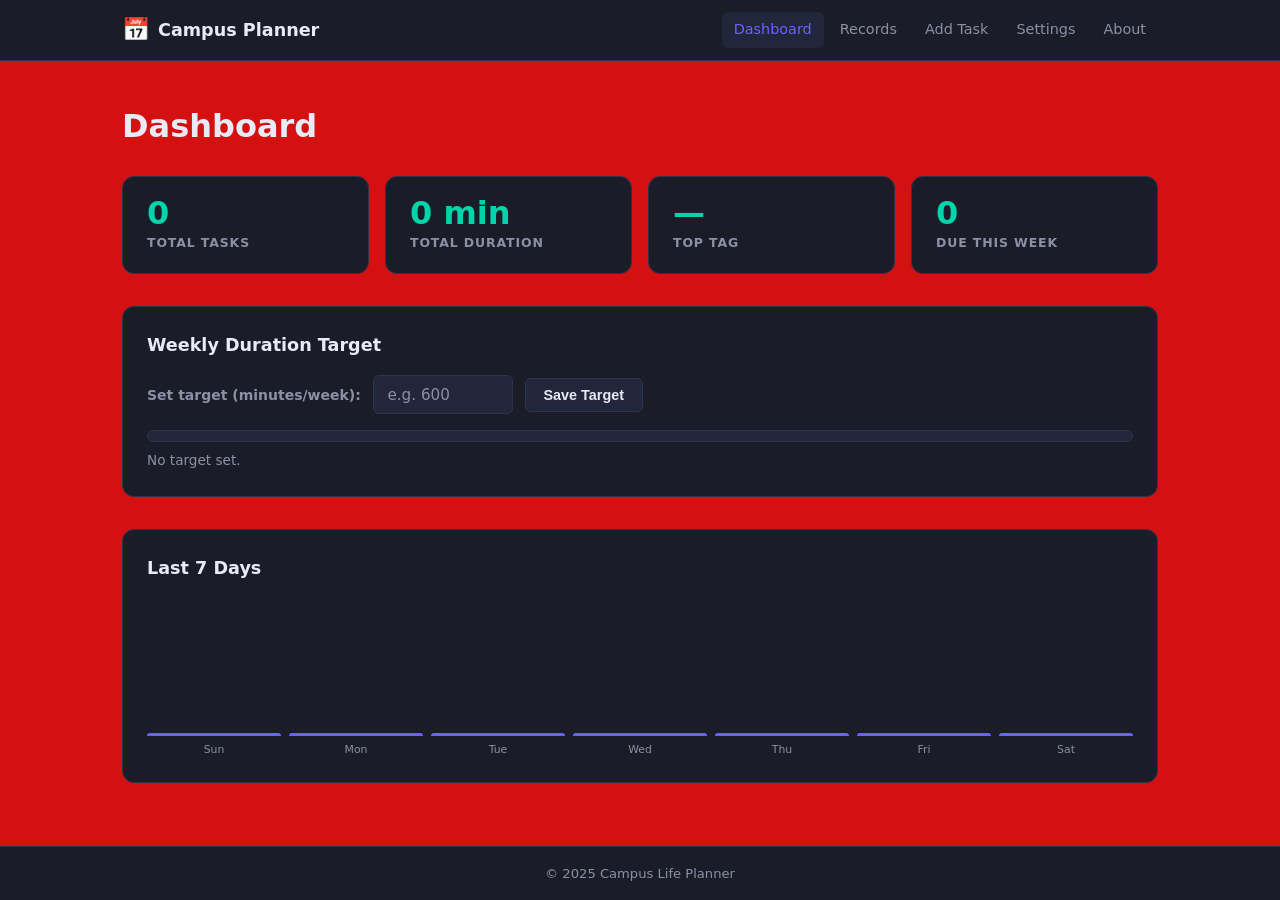
<file: index.html>
<!DOCTYPE html>
<html lang="en">
<head>
  <meta charset="UTF-8" />
  <meta name="viewport" content="width=device-width, initial-scale=1.0" />
  <title>Campus Life Planner</title>
  <link rel="stylesheet" href="styles/main.css" />
  <link rel="stylesheet" href="styles/dashboard.css" />
</head>
<body>

  <!-- Skip to content link for keyboard users -->
  <a href="#main-content" class="skip-link">Skip to main content</a>

  <!-- ARIA live regions -->
  <div role="status" aria-live="polite" aria-atomic="true" id="status-msg" class="sr-only"></div>
  <div role="alert" aria-live="assertive" aria-atomic="true" id="alert-msg" class="sr-only"></div>

  <header class="site-header">
    <div class="header-inner">
      <div class="logo">
        <span class="logo-icon" aria-hidden="true">📅</span>
        <span class="logo-text">Campus Planner</span>
      </div>
      <nav aria-label="Main navigation">
        <ul class="nav-list" role="list">
          <li><a href="#" class="nav-link active" data-page="dashboard" aria-current="page">Dashboard</a></li>
          <li><a href="#" class="nav-link" data-page="records">Records</a></li>
          <li><a href="#" class="nav-link" data-page="add">Add Task</a></li>
          <li><a href="#" class="nav-link" data-page="settings">Settings</a></li>
          <li><a href="#" class="nav-link" data-page="about">About</a></li>
        </ul>
      </nav>
      <button class="menu-toggle" aria-label="Toggle navigation menu" aria-expanded="false" aria-controls="nav-list">
        <span></span><span></span><span></span>
      </button>
    </div>
  </header>

  <main id="main-content">

    <!-- ===== DASHBOARD PAGE ===== -->
    <section id="page-dashboard" class="page active" aria-labelledby="dashboard-heading">
      <div class="page-inner">
        <h1 id="dashboard-heading">Dashboard</h1>

        <div class="stats-grid">
          <div class="stat-card" aria-label="Total tasks">
            <span class="stat-value" id="stat-total">0</span>
            <span class="stat-label">Total Tasks</span>
          </div>
          <div class="stat-card" aria-label="Total duration">
            <span class="stat-value" id="stat-duration">0h</span>
            <span class="stat-label">Total Duration</span>
          </div>
          <div class="stat-card" aria-label="Top tag">
            <span class="stat-value" id="stat-top-tag">—</span>
            <span class="stat-label">Top Tag</span>
          </div>
          <div class="stat-card" aria-label="Due this week">
            <span class="stat-value" id="stat-due-week">0</span>
            <span class="stat-label">Due This Week</span>
          </div>
        </div>

        <!-- Cap/Target -->
        <div class="cap-section">
          <h2>Weekly Duration Target</h2>
          <div class="cap-controls">
            <label for="cap-input">Set target (minutes/week):</label>
            <input type="number" id="cap-input" min="0" placeholder="e.g. 600" />
            <button id="cap-save-btn" class="btn btn-secondary">Save Target</button>
          </div>
          <div class="cap-bar-wrap" aria-label="Duration progress">
            <div class="cap-bar" id="cap-bar" role="progressbar" aria-valuenow="0" aria-valuemin="0" aria-valuemax="100">
              <div class="cap-bar-fill" id="cap-bar-fill"></div>
            </div>
            <p class="cap-status" id="cap-status"></p>
          </div>
        </div>

        <!-- 7-day trend chart -->
        <div class="trend-section">
          <h2>Last 7 Days</h2>
          <div class="trend-chart" id="trend-chart" aria-label="Last 7 days task duration chart"></div>
        </div>
      </div>
    </section>

    <!-- ===== RECORDS PAGE ===== -->
    <section id="page-records" class="page" aria-labelledby="records-heading" hidden>
      <div class="page-inner">
        <h1 id="records-heading">Records</h1>

        <!-- Search -->
        <div class="search-bar">
          <label for="search-input">Search (regex):</label>
          <input type="text" id="search-input" placeholder="e.g. exam|assignment" aria-describedby="search-hint" />
          <span id="search-hint" class="hint">Supports regex patterns</span>
          <label class="checkbox-label">
            <input type="checkbox" id="search-case" /> Case sensitive
          </label>
        </div>

        <!-- Sort controls -->
        <div class="sort-controls" role="group" aria-label="Sort records">
          <span>Sort by:</span>
          <button class="sort-btn active" data-sort="dueDate" aria-pressed="true">Date ↕</button>
          <button class="sort-btn" data-sort="title" aria-pressed="false">Title A↕Z</button>
          <button class="sort-btn" data-sort="duration" aria-pressed="false">Duration ↑↓</button>
        </div>

        <!-- Import/Export -->
        <div class="io-controls">
          <button id="export-btn" class="btn btn-secondary">Export JSON</button>
          <label class="btn btn-secondary" for="import-file">
            Import JSON
            <input type="file" id="import-file" accept=".json" class="sr-only" />
          </label>
        </div>

        <!-- Records table -->
        <div class="table-wrap" role="region" aria-label="Tasks table" tabindex="0">
          <table id="records-table" aria-live="polite">
            <thead>
              <tr>
                <th scope="col">Title</th>
                <th scope="col">Due Date</th>
                <th scope="col">Duration</th>
                <th scope="col">Tag</th>
                <th scope="col">Actions</th>
              </tr>
            </thead>
            <tbody id="records-tbody">
            </tbody>
          </table>
          <p id="empty-msg" class="empty-msg" hidden>No tasks yet. <a href="#" data-page="add">Add your first task →</a></p>
        </div>
      </div>
    </section>

    <!-- ===== ADD/EDIT PAGE ===== -->
    <section id="page-add" class="page" aria-labelledby="form-heading" hidden>
      <div class="page-inner">
        <h1 id="form-heading">Add Task</h1>

        <div class="form-card" role="form" aria-label="Task form">
          <input type="hidden" id="edit-id" />

          <div class="form-group">
            <label for="f-title">Title <span aria-hidden="true">*</span></label>
            <input type="text" id="f-title" required aria-required="true" aria-describedby="f-title-err" placeholder="e.g. Study for Math exam" />
            <span class="field-error" id="f-title-err" role="alert"></span>
          </div>

          <div class="form-group">
            <label for="f-dueDate">Due Date <span aria-hidden="true">*</span></label>
            <input type="text" id="f-dueDate" required aria-required="true" aria-describedby="f-date-err" placeholder="YYYY-MM-DD" />
            <span class="field-error" id="f-date-err" role="alert"></span>
          </div>

          <div class="form-group">
            <label for="f-duration">Duration (minutes) <span aria-hidden="true">*</span></label>
            <input type="text" id="f-duration" required aria-required="true" aria-describedby="f-dur-err" placeholder="e.g. 90" />
            <span class="field-error" id="f-dur-err" role="alert"></span>
          </div>

          <div class="form-group">
            <label for="f-tag">Tag <span aria-hidden="true">*</span></label>
            <select id="f-tag" aria-describedby="f-tag-err">
              <option value="">-- Select tag --</option>
              <option value="Study">Study</option>
              <option value="Assignment">Assignment</option>
              <option value="Event">Event</option>
              <option value="Personal">Personal</option>
              <option value="Meeting">Meeting</option>
              <option value="Other">Other</option>
            </select>
            <span class="field-error" id="f-tag-err" role="alert"></span>
          </div>

          <div class="form-actions">
            <button type="button" id="save-btn" class="btn btn-primary">Save Task</button>
            <button type="button" id="cancel-btn" class="btn btn-ghost">Cancel</button>
          </div>
        </div>
      </div>
    </section>

    <!-- ===== SETTINGS PAGE ===== -->
    <section id="page-settings" class="page" aria-labelledby="settings-heading" hidden>
      <div class="page-inner">
        <h1 id="settings-heading">Settings</h1>

        <div class="settings-card">
          <h2>Unit Conversion</h2>
          <p>All durations are stored in <strong>minutes</strong>. Use this to convert when viewing.</p>
          <div class="form-group">
            <label for="unit-pref">Display durations as:</label>
            <select id="unit-pref">
              <option value="minutes">Minutes</option>
              <option value="hours">Hours</option>
            </select>
          </div>
          <button id="save-settings-btn" class="btn btn-primary">Save Settings</button>
        </div>

        <div class="settings-card">
          <h2>Manage Tags</h2>
          <p>Default tags: Study, Assignment, Event, Personal, Meeting, Other</p>
          <div class="form-group">
            <label for="custom-tag">Add custom tag:</label>
            <input type="text" id="custom-tag" placeholder="e.g. Research" aria-describedby="tag-err" />
            <span class="field-error" id="tag-err" role="alert"></span>
          </div>
          <button id="add-tag-btn" class="btn btn-secondary">Add Tag</button>
          <ul id="custom-tags-list" class="tags-list" aria-label="Custom tags"></ul>
        </div>

        <div class="settings-card danger-zone">
          <h2>Danger Zone</h2>
          <button id="clear-data-btn" class="btn btn-danger">Clear All Data</button>
        </div>
      </div>
    </section>

    <!-- ===== ABOUT PAGE ===== -->
    <section id="page-about" class="page" aria-labelledby="about-heading" hidden>
      <div class="page-inner">
        <h1 id="about-heading">About</h1>
        <div class="about-card">
          <p class="about-desc">Campus Life Planner helps ALU students track tasks, assignments, and events — with smart search, duration tracking, and a clean dashboard to stay on top of campus life.</p>
          <h2>Contact</h2>
          <ul class="contact-list">
            <li><a href="https://github.com/mucyo-7" target="_blank" rel="noopener">GitHub: mucyo-7</a></li>
            <li><a href="mailto:your@email.com">Email: your@email.com</a></li>
          </ul>
          <h2>Built with</h2>
          <p>Vanilla HTML, CSS, and JavaScript — no frameworks.</p>
        </div>
      </div>
    </section>

  </main>

  <footer class="site-footer">
   <p>&copy; 2025 Campus Life Planner</p>
  </footer>

  <script type="module" src="scripts/storage.js"></script>
  <script type="module" src="scripts/state.js"></script>
  <script type="module" src="scripts/validators.js"></script>
  <script type="module" src="scripts/search.js"></script>
  <script type="module" src="scripts/ui.js"></script>

</body>
</html>
</file>
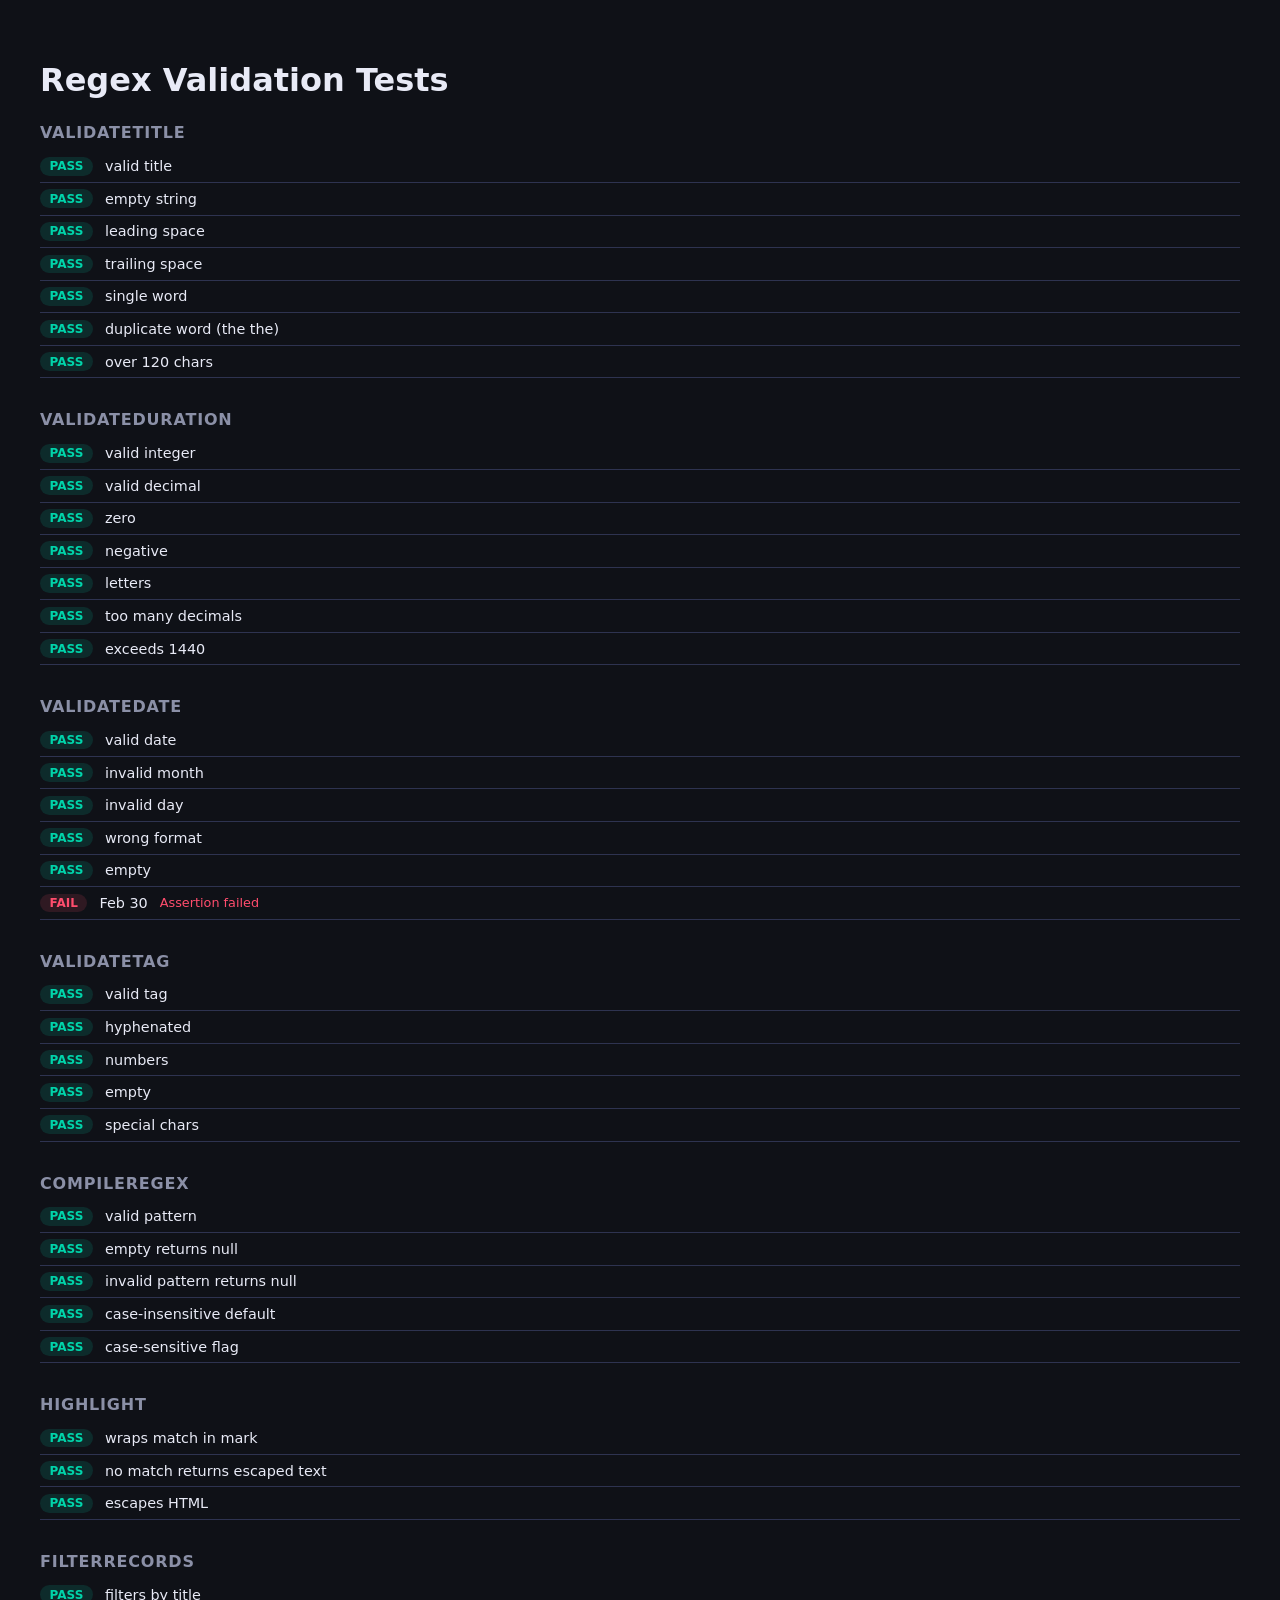
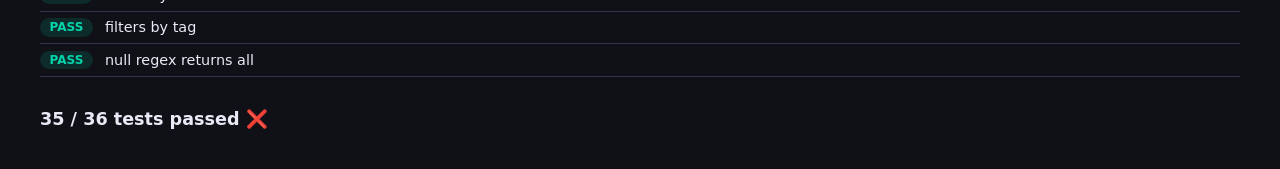
<file: tests.html>
<!DOCTYPE html>
<html lang="en">
<head>
  <meta charset="UTF-8" />
  <title>Tests — Campus Life Planner</title>
  <style>
    body { font-family: system-ui, sans-serif; background: #0f1117; color: #e8eaf6; padding: 2rem; }
    h1 { margin-bottom: 1.5rem; }
    .suite { margin-bottom: 2rem; }
    h2 { font-size: 1rem; color: #8b90a7; text-transform: uppercase; letter-spacing: .05em; margin-bottom: .5rem; }
    .test { display: flex; align-items: center; gap: .75rem; padding: .4rem 0; border-bottom: 1px solid #2e3350; font-size: .9rem; }
    .badge { padding: .15rem .6rem; border-radius: 999px; font-size: .75rem; font-weight: 700; }
    .pass { background: #00d4aa22; color: #00d4aa; }
    .fail { background: #ff4d6d22; color: #ff4d6d; }
    #summary { margin-top: 2rem; font-size: 1.1rem; font-weight: 700; }
  </style>
</head>
<body>
<h1>Regex Validation Tests</h1>
<div id="output"></div>
<div id="summary"></div>

<script type="module">
import { validateTitle, validateDuration, validateDate, validateTag } from './scripts/validators.js';
import { compileRegex, highlight, filterRecords } from './scripts/search.js';

const results = [];

function test(name, fn) {
  try {
    fn();
    results.push({ name, pass: true });
  } catch (e) {
    results.push({ name, pass: false, err: e.message });
  }
}

function assert(condition, msg) {
  if (!condition) throw new Error(msg || 'Assertion failed');
}

// ---- validateTitle ----
const T = 'validateTitle';
test(`${T}: valid title`, () => assert(validateTitle('Study for Math exam') === null));
test(`${T}: empty string`, () => assert(validateTitle('') !== null));
test(`${T}: leading space`, () => assert(validateTitle(' Leading space') !== null));
test(`${T}: trailing space`, () => assert(validateTitle('Trailing space ') !== null));
test(`${T}: single word`, () => assert(validateTitle('Exam') === null));
test(`${T}: duplicate word (the the)`, () => assert(validateTitle('the the exam') !== null));
test(`${T}: over 120 chars`, () => assert(validateTitle('a'.repeat(121)) !== null));

// ---- validateDuration ----
const D = 'validateDuration';
test(`${D}: valid integer`, () => assert(validateDuration('90') === null));
test(`${D}: valid decimal`, () => assert(validateDuration('1.5') === null));
test(`${D}: zero`, () => assert(validateDuration('0') !== null));
test(`${D}: negative`, () => assert(validateDuration('-5') !== null));
test(`${D}: letters`, () => assert(validateDuration('abc') !== null));
test(`${D}: too many decimals`, () => assert(validateDuration('1.555') !== null));
test(`${D}: exceeds 1440`, () => assert(validateDuration('1441') !== null));

// ---- validateDate ----
const DT = 'validateDate';
test(`${DT}: valid date`, () => assert(validateDate('2025-10-15') === null));
test(`${DT}: invalid month`, () => assert(validateDate('2025-13-01') !== null));
test(`${DT}: invalid day`, () => assert(validateDate('2025-01-32') !== null));
test(`${DT}: wrong format`, () => assert(validateDate('10/15/2025') !== null));
test(`${DT}: empty`, () => assert(validateDate('') !== null));
test(`${DT}: Feb 30`, () => assert(validateDate('2025-02-30') !== null));

// ---- validateTag ----
const TG = 'validateTag';
test(`${TG}: valid tag`, () => assert(validateTag('Study') === null));
test(`${TG}: hyphenated`, () => assert(validateTag('Self-Study') === null));
test(`${TG}: numbers`, () => assert(validateTag('Tag1') !== null));
test(`${TG}: empty`, () => assert(validateTag('') !== null));
test(`${TG}: special chars`, () => assert(validateTag('Tag!') !== null));

// ---- compileRegex ----
const R = 'compileRegex';
test(`${R}: valid pattern`, () => assert(compileRegex('exam') instanceof RegExp));
test(`${R}: empty returns null`, () => assert(compileRegex('') === null));
test(`${R}: invalid pattern returns null`, () => assert(compileRegex('[invalid') === null));
test(`${R}: case-insensitive default`, () => {
  const re = compileRegex('exam');
  assert(re.test('EXAM'));
});
test(`${R}: case-sensitive flag`, () => {
  const re = compileRegex('exam', true);
  assert(!re.test('EXAM'));
});

// ---- highlight ----
const H = 'highlight';
test(`${H}: wraps match in mark`, () => {
  const re = compileRegex('exam');
  assert(highlight('Study exam', re).includes('<mark>'));
});
test(`${H}: no match returns escaped text`, () => {
  const re = compileRegex('xyz');
  assert(highlight('Study exam', re) === 'Study exam');
});
test(`${H}: escapes HTML`, () => {
  assert(highlight('<script>', null).includes('&lt;'));
});

// ---- filterRecords ----
const FR = 'filterRecords';
const recs = [
  { id: 'rec_0001', title: 'Math exam', tag: 'Study', dueDate: '2025-10-01', duration: 60 },
  { id: 'rec_0002', title: 'Team meeting', tag: 'Meeting', dueDate: '2025-10-02', duration: 30 },
];
test(`${FR}: filters by title`, () => {
  const re = compileRegex('math');
  assert(filterRecords(recs, re).length === 1);
});
test(`${FR}: filters by tag`, () => {
  const re = compileRegex('meeting');
  assert(filterRecords(recs, re)[0].id === 'rec_0002');
});
test(`${FR}: null regex returns all`, () => {
  assert(filterRecords(recs, null).length === 2);
});

// ---- Render ----
const out = document.getElementById('output');
const suites = {};
results.forEach(r => {
  const [suite] = r.name.split(':');
  if (!suites[suite]) suites[suite] = [];
  suites[suite].push(r);
});

Object.entries(suites).forEach(([name, tests]) => {
  const div = document.createElement('div');
  div.className = 'suite';
  div.innerHTML = `<h2>${name}</h2>`;
  tests.forEach(t => {
    const row = document.createElement('div');
    row.className = 'test';
    row.innerHTML = `
      <span class="badge ${t.pass ? 'pass' : 'fail'}">${t.pass ? 'PASS' : 'FAIL'}</span>
      <span>${t.name.split(':')[1]?.trim() || t.name}</span>
      ${!t.pass ? `<span style="color:#ff4d6d;font-size:.8rem">${t.err}</span>` : ''}
    `;
    div.appendChild(row);
  });
  out.appendChild(div);
});

const passed = results.filter(r => r.pass).length;
const total = results.length;
document.getElementById('summary').textContent =
  `${passed} / ${total} tests passed ${passed === total ? '✅' : '❌'}`;
</script>
</body>
</html>
</file>
<file: styles/main.css>
/* ===========================
   CSS CUSTOM PROPERTIES
   =========================== */
:root {
  --clr-bg: hsl(0, 85%, 45%);
  --clr-surface: #1a1d27;
  --clr-surface-2: #22263a;
  --clr-border: #2e3350;
  --clr-primary: #6c63ff;
  --clr-primary-hover: #574fd6;
  --clr-accent: #00d4aa;
  --clr-danger: #ff4d6d;
  --clr-warning: #ffb347;
  --clr-text: #e8eaf6;
  --clr-text-muted: #8b90a7;
  --clr-mark: #6c63ff33;

  --font-display: 'Segoe UI', system-ui, sans-serif;
  --font-body: 'Segoe UI', system-ui, sans-serif;

  --radius: 12px;
  --radius-sm: 6px;
  --shadow: 0 4px 24px rgba(0,0,0,0.4);
  --transition: 0.2s ease;
}

/* ===========================
   RESET & BASE
   =========================== */
*, *::before, *::after { box-sizing: border-box; margin: 0; padding: 0; }

html { scroll-behavior: smooth; }

body {
  font-family: var(--font-body);
  background: var(--clr-bg);
  color: var(--clr-text);
  min-height: 100vh;
  display: flex;
  flex-direction: column;
  font-size: 16px;
  line-height: 1.6;
}

a { color: var(--clr-primary); text-decoration: none; }
a:hover { text-decoration: underline; }

ul { list-style: none; }

img { max-width: 100%; }

/* ===========================
   ACCESSIBILITY
   =========================== */
.sr-only {
  position: absolute;
  width: 1px; height: 1px;
  padding: 0; margin: -1px;
  overflow: hidden;
  clip: rect(0,0,0,0);
  white-space: nowrap;
  border: 0;
}

.skip-link {
  position: absolute;
  top: -100%;
  left: 1rem;
  background: var(--clr-primary);
  color: #fff;
  padding: 0.5rem 1rem;
  border-radius: var(--radius-sm);
  z-index: 9999;
  font-weight: 600;
  transition: top var(--transition);
}
.skip-link:focus { top: 1rem; }

/* Visible focus styles */
:focus-visible {
  outline: 2px solid var(--clr-primary);
  outline-offset: 3px;
  border-radius: var(--radius-sm);
}

/* ===========================
   HEADER & NAV
   =========================== */
.site-header {
  background: var(--clr-surface);
  border-bottom: 1px solid var(--clr-border);
  position: sticky;
  top: 0;
  z-index: 100;
}

.header-inner {
  max-width: 1100px;
  margin: 0 auto;
  padding: 0 1rem;
  height: 60px;
  display: flex;
  align-items: center;
  gap: 1.5rem;
}

.logo {
  display: flex;
  align-items: center;
  gap: 0.5rem;
  font-weight: 700;
  font-size: 1.1rem;
  color: var(--clr-text);
  white-space: nowrap;
}

.logo-icon { font-size: 1.4rem; }

nav { margin-left: auto; }

.nav-list {
  display: flex;
  gap: 0.25rem;
}

.nav-link {
  display: block;
  padding: 0.4rem 0.75rem;
  border-radius: var(--radius-sm);
  color: var(--clr-text-muted);
  font-size: 0.9rem;
  font-weight: 500;
  transition: background var(--transition), color var(--transition);
}

.nav-link:hover,
.nav-link.active {
  background: var(--clr-surface-2);
  color: var(--clr-text);
  text-decoration: none;
}

.nav-link.active { color: var(--clr-primary); }

/* Mobile hamburger */
.menu-toggle {
  display: none;
  flex-direction: column;
  gap: 5px;
  background: none;
  border: none;
  cursor: pointer;
  padding: 0.5rem;
  margin-left: auto;
}
.menu-toggle span {
  display: block;
  width: 22px;
  height: 2px;
  background: var(--clr-text);
  border-radius: 2px;
  transition: transform var(--transition), opacity var(--transition);
}

/* ===========================
   MAIN & PAGES
   =========================== */
main { flex: 1; }

.page { display: none; }
.page.active { display: block; }

.page-inner {
  max-width: 1100px;
  margin: 0 auto;
  padding: 2rem 1rem;
}

h1 {
  font-size: 1.75rem;
  font-weight: 700;
  margin-bottom: 1.5rem;
  color: var(--clr-text);
}

h2 {
  font-size: 1.1rem;
  font-weight: 600;
  margin-bottom: 1rem;
  color: var(--clr-text);
}

/* ===========================
   BUTTONS
   =========================== */
.btn {
  display: inline-flex;
  align-items: center;
  gap: 0.4rem;
  padding: 0.5rem 1.1rem;
  border-radius: var(--radius-sm);
  font-size: 0.9rem;
  font-weight: 600;
  cursor: pointer;
  border: none;
  transition: background var(--transition), transform var(--transition);
}
.btn:active { transform: scale(0.97); }

.btn-primary {
  background: var(--clr-primary);
  color: #fff;
}
.btn-primary:hover { background: var(--clr-primary-hover); }

.btn-secondary {
  background: var(--clr-surface-2);
  color: var(--clr-text);
  border: 1px solid var(--clr-border);
}
.btn-secondary:hover { background: var(--clr-border); }

.btn-ghost {
  background: transparent;
  color: var(--clr-text-muted);
  border: 1px solid var(--clr-border);
}
.btn-ghost:hover { color: var(--clr-text); background: var(--clr-surface-2); }

.btn-danger {
  background: var(--clr-danger);
  color: #fff;
}
.btn-danger:hover { opacity: 0.85; }

.btn-icon {
  background: none;
  border: none;
  color: var(--clr-text-muted);
  cursor: pointer;
  padding: 0.25rem 0.5rem;
  border-radius: var(--radius-sm);
  font-size: 0.95rem;
  transition: color var(--transition), background var(--transition);
}
.btn-icon:hover { color: var(--clr-text); background: var(--clr-surface-2); }

/* ===========================
   FORM ELEMENTS
   =========================== */
.form-group {
  display: flex;
  flex-direction: column;
  gap: 0.35rem;
  margin-bottom: 1.25rem;
}

label {
  font-size: 0.875rem;
  font-weight: 600;
  color: var(--clr-text-muted);
  text-transform: uppercase;
  letter-spacing: 0.05em;
}

input[type="text"],
input[type="number"],
input[type="email"],
select,
textarea {
  background: var(--clr-surface-2);
  border: 1px solid var(--clr-border);
  color: var(--clr-text);
  border-radius: var(--radius-sm);
  padding: 0.6rem 0.85rem;
  font-size: 0.95rem;
  font-family: inherit;
  transition: border-color var(--transition);
  width: 100%;
}

input:focus, select:focus, textarea:focus {
  border-color: var(--clr-primary);
  outline: none;
}

input::placeholder { color: var(--clr-text-muted); }

.field-error {
  color: var(--clr-danger);
  font-size: 0.8rem;
  min-height: 1.1em;
  display: block;
}

.hint {
  font-size: 0.78rem;
  color: var(--clr-text-muted);
}

.checkbox-label {
  display: flex;
  align-items: center;
  gap: 0.4rem;
  font-size: 0.875rem;
  color: var(--clr-text-muted);
  text-transform: none;
  letter-spacing: 0;
  cursor: pointer;
}

/* ===========================
   FORM CARD
   =========================== */
.form-card {
  background: var(--clr-surface);
  border: 1px solid var(--clr-border);
  border-radius: var(--radius);
  padding: 2rem;
  max-width: 560px;
}

.form-actions {
  display: flex;
  gap: 0.75rem;
  margin-top: 0.5rem;
}

/* ===========================
   SEARCH BAR
   =========================== */
.search-bar {
  display: flex;
  flex-wrap: wrap;
  align-items: center;
  gap: 0.75rem;
  margin-bottom: 1rem;
  background: var(--clr-surface);
  border: 1px solid var(--clr-border);
  border-radius: var(--radius);
  padding: 0.75rem 1rem;
}

.search-bar label {
  font-size: 0.875rem;
  white-space: nowrap;
}

.search-bar input[type="text"] {
  flex: 1;
  min-width: 160px;
}

/* ===========================
   SORT CONTROLS
   =========================== */
.sort-controls {
  display: flex;
  flex-wrap: wrap;
  align-items: center;
  gap: 0.5rem;
  margin-bottom: 0.75rem;
  font-size: 0.875rem;
  color: var(--clr-text-muted);
}

.sort-btn {
  background: var(--clr-surface-2);
  border: 1px solid var(--clr-border);
  color: var(--clr-text-muted);
  border-radius: var(--radius-sm);
  padding: 0.3rem 0.75rem;
  font-size: 0.82rem;
  cursor: pointer;
  transition: all var(--transition);
}
.sort-btn.active,
.sort-btn[aria-pressed="true"] {
  background: var(--clr-primary);
  color: #fff;
  border-color: var(--clr-primary);
}

/* ===========================
   IO CONTROLS
   =========================== */
.io-controls {
  display: flex;
  gap: 0.75rem;
  margin-bottom: 1rem;
  flex-wrap: wrap;
}

/* ===========================
   TABLE
   =========================== */
.table-wrap {
  overflow-x: auto;
  border-radius: var(--radius);
  border: 1px solid var(--clr-border);
}

#records-table {
  width: 100%;
  border-collapse: collapse;
  font-size: 0.9rem;
}

#records-table thead {
  background: var(--clr-surface);
  border-bottom: 1px solid var(--clr-border);
}

#records-table th {
  padding: 0.75rem 1rem;
  text-align: left;
  font-size: 0.78rem;
  text-transform: uppercase;
  letter-spacing: 0.05em;
  color: var(--clr-text-muted);
  font-weight: 600;
}

#records-table td {
  padding: 0.75rem 1rem;
  border-bottom: 1px solid var(--clr-border);
  vertical-align: middle;
}

#records-table tbody tr { background: var(--clr-surface); }
#records-table tbody tr:nth-child(even) { background: var(--clr-surface-2); }
#records-table tbody tr:hover { background: var(--clr-surface-2); }
#records-table tbody tr:last-child td { border-bottom: none; }

mark {
  background: var(--clr-primary);
  color: #fff;
  border-radius: 3px;
  padding: 0 2px;
}

.tag-pill {
  display: inline-block;
  padding: 0.15rem 0.6rem;
  border-radius: 999px;
  font-size: 0.75rem;
  font-weight: 600;
  background: var(--clr-surface-2);
  border: 1px solid var(--clr-border);
  color: var(--clr-accent);
}

.empty-msg {
  padding: 2rem;
  text-align: center;
  color: var(--clr-text-muted);
}

/* ===========================
   SETTINGS CARDS
   =========================== */
.settings-card {
  background: var(--clr-surface);
  border: 1px solid var(--clr-border);
  border-radius: var(--radius);
  padding: 1.5rem;
  margin-bottom: 1.5rem;
  max-width: 560px;
}

.settings-card p { color: var(--clr-text-muted); margin-bottom: 1rem; font-size: 0.9rem; }

.danger-zone { border-color: var(--clr-danger); }

.tags-list { display: flex; flex-wrap: wrap; gap: 0.5rem; margin-top: 0.75rem; }
.tags-list li {
  display: flex;
  align-items: center;
  gap: 0.4rem;
  background: var(--clr-surface-2);
  border: 1px solid var(--clr-border);
  border-radius: 999px;
  padding: 0.2rem 0.75rem;
  font-size: 0.82rem;
}

/* ===========================
   ABOUT PAGE
   =========================== */
.about-card {
  background: var(--clr-surface);
  border: 1px solid var(--clr-border);
  border-radius: var(--radius);
  padding: 2rem;
  max-width: 600px;
}

.about-desc {
  color: var(--clr-text-muted);
  margin-bottom: 1.5rem;
  font-size: 1rem;
  line-height: 1.7;
}

.contact-list { margin-bottom: 1.5rem; }
.contact-list li { margin-bottom: 0.4rem; font-size: 0.95rem; }

/* ===========================
   FOOTER
   =========================== */
.site-footer {
  background: var(--clr-surface);
  border-top: 1px solid var(--clr-border);
  text-align: center;
  padding: 1rem;
  font-size: 0.82rem;
  color: var(--clr-text-muted);
}

/* ===========================
   ANIMATIONS
   =========================== */
@keyframes fadeIn {
  from { opacity: 0; transform: translateY(8px); }
  to   { opacity: 1; transform: translateY(0); }
}

.page.active { animation: fadeIn 0.25s ease; }

@keyframes slideIn {
  from { opacity: 0; transform: translateX(-8px); }
  to   { opacity: 1; transform: translateX(0); }
}

#records-tbody tr { animation: slideIn 0.15s ease; }

/* ===========================
   RESPONSIVE — 768px (tablet)
   =========================== */
@media (min-width: 768px) {
  h1 { font-size: 2rem; }
  .form-card { padding: 2.5rem; }
  .search-bar { flex-wrap: nowrap; }
}

/* ===========================
   RESPONSIVE — 1024px (desktop)
   =========================== */
@media (min-width: 1024px) {
  .header-inner { padding: 0 2rem; }
  .page-inner { padding: 2.5rem 2rem; }
}

/* ===========================
   MOBILE — max 767px
   =========================== */
@media (max-width: 767px) {
  .menu-toggle { display: flex; }

  nav {
    display: none;
    position: absolute;
    top: 60px;
    left: 0; right: 0;
    background: var(--clr-surface);
    border-bottom: 1px solid var(--clr-border);
    padding: 1rem;
    z-index: 99;
  }
  nav.open { display: block; }

  .nav-list { flex-direction: column; gap: 0.25rem; }
  .nav-link { padding: 0.6rem 1rem; font-size: 1rem; }

  .table-wrap { border: none; }
  #records-table thead { display: none; }
  #records-table, #records-table tbody,
  #records-table tr, #records-table td {
    display: block;
    width: 100%;
  }
  #records-table tr {
    background: var(--clr-surface) !important;
    border: 1px solid var(--clr-border);
    border-radius: var(--radius);
    margin-bottom: 0.75rem;
    padding: 0.75rem;
  }
  #records-table td {
    border: none;
    padding: 0.25rem 0;
    font-size: 0.875rem;
  }
  #records-table td::before {
    content: attr(data-label) ': ';
    font-weight: 600;
    color: var(--clr-text-muted);
    font-size: 0.75rem;
    text-transform: uppercase;
  }

  .form-card { padding: 1.25rem; }
  .form-actions { flex-direction: column; }
  .form-actions .btn { width: 100%; justify-content: center; }
  .stats-grid { grid-template-columns: 1fr 1fr; }
}

/* ===========================
   REDUCED MOTION
   =========================== */
@media (prefers-reduced-motion: reduce) {
  *, *::before, *::after { animation: none !important; transition: none !important; }
}
</file>
<file: styles/dashboard.css>
/* ===========================
   STATS GRID
   =========================== */
.stats-grid {
  display: grid;
  grid-template-columns: repeat(2, 1fr);
  gap: 1rem;
  margin-bottom: 2rem;
}

.stat-card {
  background: var(--clr-surface);
  border: 1px solid var(--clr-border);
  border-radius: var(--radius);
  padding: 1.25rem 1.5rem;
  display: flex;
  flex-direction: column;
  gap: 0.25rem;
  transition: border-color 0.2s ease, transform 0.2s ease;
}

.stat-card:hover {
  border-color: var(--clr-primary);
  transform: translateY(-2px);
}

.stat-value {
  font-size: 2rem;
  font-weight: 800;
  color: var(--clr-accent);
  line-height: 1;
}

.stat-label {
  font-size: 0.78rem;
  text-transform: uppercase;
  letter-spacing: 0.07em;
  color: var(--clr-text-muted);
  font-weight: 600;
}

/* ===========================
   CAP / TARGET
   =========================== */
.cap-section {
  background: var(--clr-surface);
  border: 1px solid var(--clr-border);
  border-radius: var(--radius);
  padding: 1.5rem;
  margin-bottom: 2rem;
}

.cap-controls {
  display: flex;
  flex-wrap: wrap;
  align-items: center;
  gap: 0.75rem;
  margin-bottom: 1rem;
}

.cap-controls label {
  font-size: 0.875rem;
  color: var(--clr-text-muted);
  text-transform: none;
  letter-spacing: 0;
  white-space: nowrap;
}

.cap-controls input {
  width: 140px;
  flex-shrink: 0;
}

.cap-bar-wrap { margin-top: 0.5rem; }

.cap-bar {
  height: 12px;
  background: var(--clr-surface-2);
  border-radius: 999px;
  overflow: hidden;
  border: 1px solid var(--clr-border);
}

.cap-bar-fill {
  height: 100%;
  width: 0%;
  background: var(--clr-accent);
  border-radius: 999px;
  transition: width 0.4s ease, background 0.4s ease;
}

.cap-bar-fill.over { background: var(--clr-danger); }

.cap-status {
  margin-top: 0.5rem;
  font-size: 0.85rem;
  color: var(--clr-text-muted);
  min-height: 1.4em;
}

.cap-status.over { color: var(--clr-danger); font-weight: 600; }
.cap-status.ok   { color: var(--clr-accent); }

/* ===========================
   TREND CHART
   =========================== */
.trend-section {
  background: var(--clr-surface);
  border: 1px solid var(--clr-border);
  border-radius: var(--radius);
  padding: 1.5rem;
}

.trend-chart {
  display: flex;
  align-items: flex-end;
  gap: 0.5rem;
  height: 120px;
  margin-top: 1rem;
}

.trend-bar-wrap {
  flex: 1;
  display: flex;
  flex-direction: column;
  align-items: center;
  gap: 0.3rem;
  height: 100%;
  justify-content: flex-end;
}

.trend-bar {
  width: 100%;
  background: var(--clr-primary);
  border-radius: 4px 4px 0 0;
  min-height: 3px;
  transition: height 0.4s ease;
  position: relative;
}

.trend-bar:hover::after {
  content: attr(data-value) ' min';
  position: absolute;
  bottom: calc(100% + 4px);
  left: 50%;
  transform: translateX(-50%);
  background: var(--clr-surface-2);
  border: 1px solid var(--clr-border);
  color: var(--clr-text);
  font-size: 0.72rem;
  padding: 0.2rem 0.4rem;
  border-radius: 4px;
  white-space: nowrap;
  pointer-events: none;
  z-index: 10;
}

.trend-day {
  font-size: 0.68rem;
  color: var(--clr-text-muted);
  text-align: center;
}

/* ===========================
   RESPONSIVE
   =========================== */
@media (min-width: 768px) {
  .stats-grid {
    grid-template-columns: repeat(4, 1fr);
  }

  .trend-chart { height: 160px; }
}
</file>
